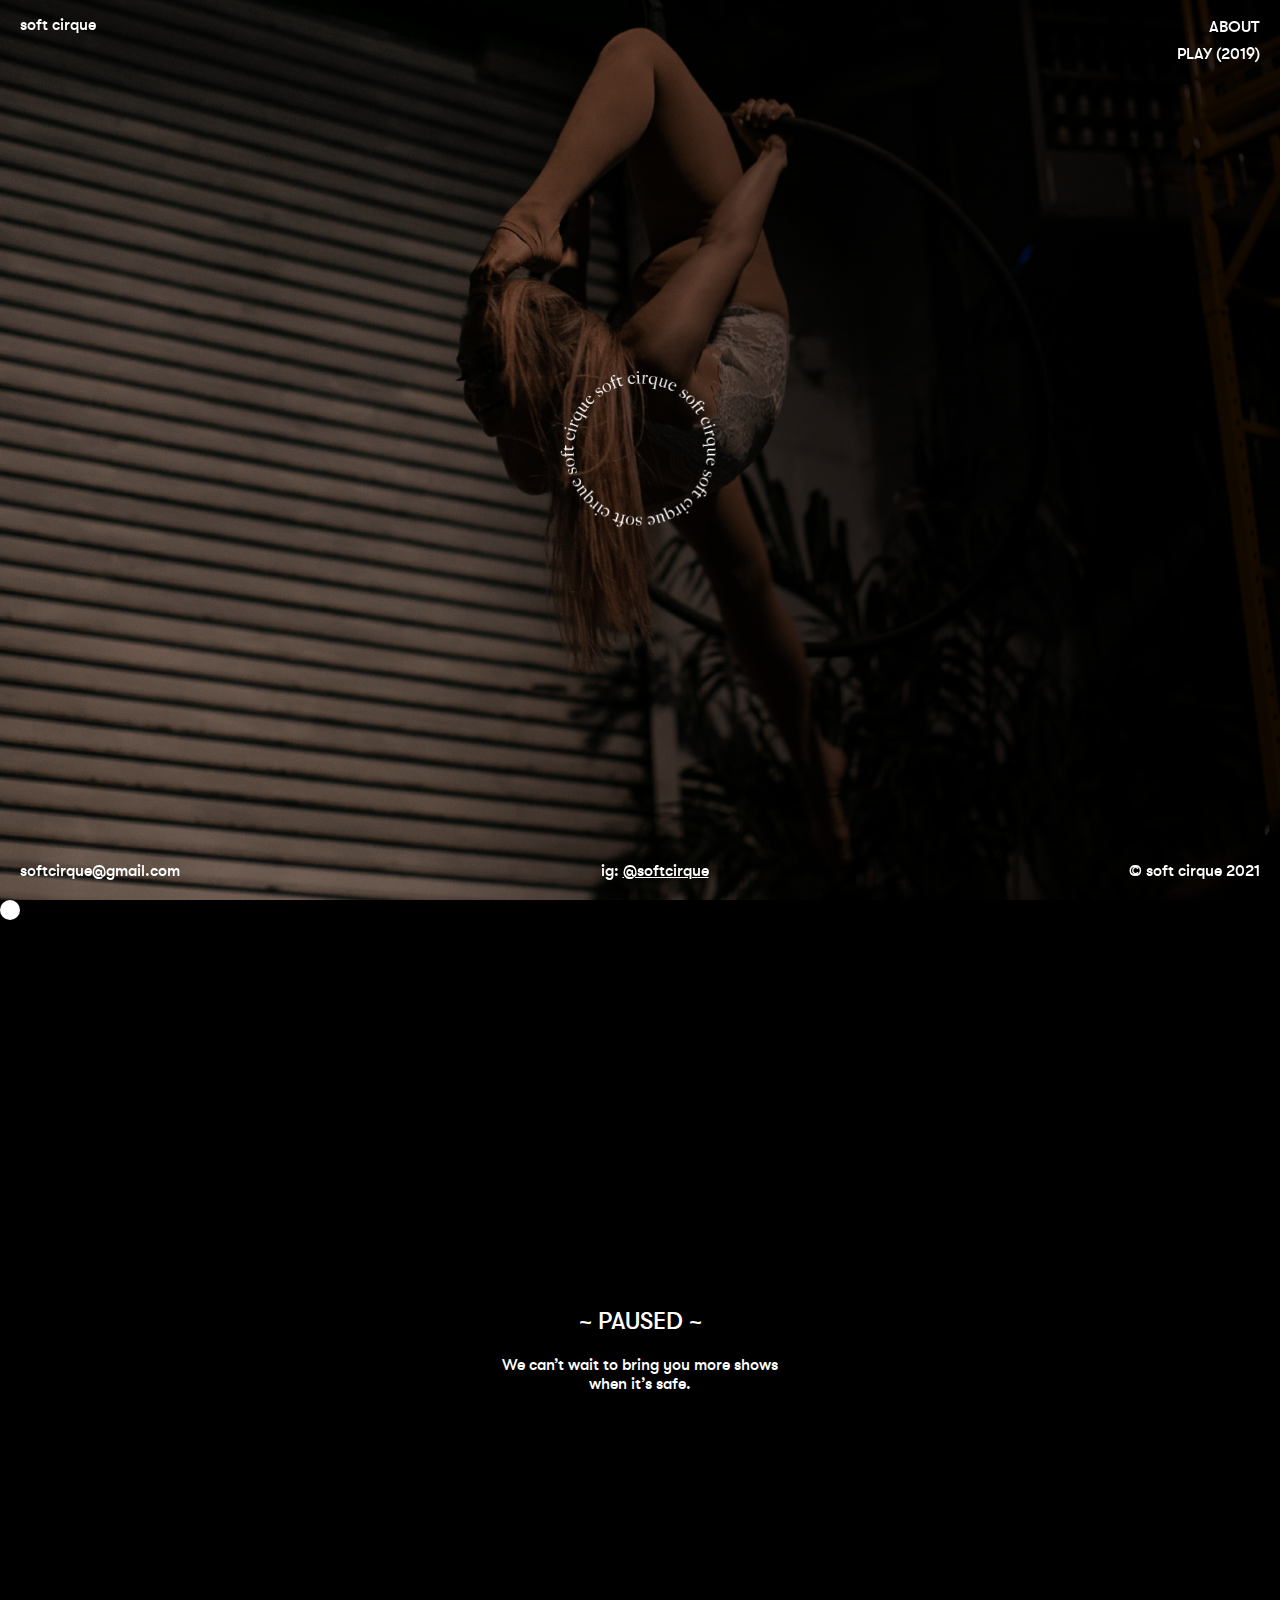
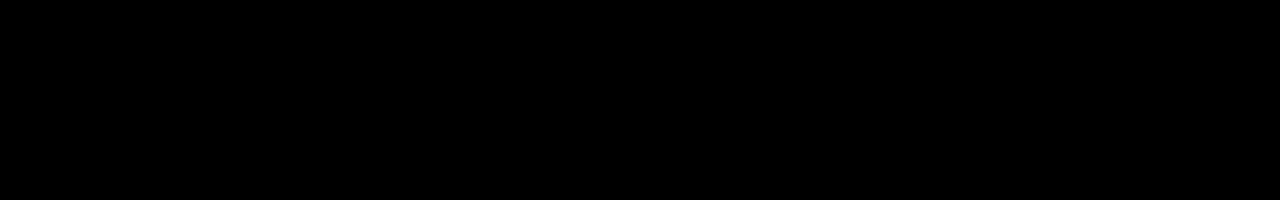
<file: index.html>
<!DOCTYPE html>
<html>

  <head>
    <meta charset="UTF-8">
    <meta name="viewport" content="width=device-width, initial-scale=1.0">    <title>soft cirque</title>
    <link href="stylesheets/main.css" rel="stylesheet" type="text/css">
    <link href="stylesheets/pointer.css" rel="stylesheet">
    <script src="libraries/jquery/jquery.js"></script>

  <link rel="shortcut icon" href="assets/favicon-50.png" type="image/x-icon">
  </head>

  <body>
<!-- Main page -->
<!-- bg images -->
<div class="img-container" data-slideshow>
  <img src="assets/images/soft-08.png">
  <img src="assets/images/soft-09.png">
  <img src="assets/images/soft-10.png">
  <img src="assets/images/soft-11.png">
  <img src="assets/images/soft-12.png">
  <img src="assets/images/soft-13.png">
  <img src="assets/images/soft-14.png">
  <img src="assets/images/soft-15.png">
</div>
 
<img src="assets/images/gradient.png" alt="" id="gradient">

<div class="main">
<div class="header">
        <div class="name">
          <h1><a href="">soft cirque</a></h1>
        </div>

        <div class="menu">
          <h2 id="about" class="inactive"><a>ABOUT</a></h2>
          <img src="assets/close.png" alt="" id="img1">
            <p id="aboutp">Soft cirque is a platform for experimenting with circus performances. Born <u><a href="https://www.instagram.com/softsurplus/" id="" target="_blank">@softsurplus</a></u> in Brooklyn, NY.</p>

          <h2 id="play" class="inactive"><a>PLAY (2019)</a></h2>
          <img src="assets/close.png" alt="" id="img2">
          <p id="playp">
            In PLAY, the inagural soft cirque production, aerialists and musicians are brought together in a part rehearsed, part improvisation-based production. The aerialists, relying heavily on trained control as the basis of their ability to safely execute tricks, are each asked to prepare ~4 minutes of movement. The musicians are asked to play freely in response to their environment. On the evening of the show, aerialists and musicians combine their practices for the first time. Robbing the aerialists of song choice, usually a strong guiding force in the development of an act, imposes elements of both uncertainty and freedom. Each performer must fill the void left in the absence of the traditional choreographic driver. Spontaneity becomes imperative.<br><br>
            
            Aerialists: Laurie Bloom, Sara Odze, Paulina Vilkkavaara, Aerial Mermaid, Sofya Shuster, Rachel Hjerpe, Astral Aerial, Lin Lin Feng, and Sandra Atakora. Music: Andreas Toftemark, Eric Zolan, and Marcelo Bonifato. Produced by <u><a href="https://www.linaerial.com" id="" target="_blank">Lin Lin Feng</a></u> and <u><a href="https://sandraatakora.com" id="" target="_blank">Sandra Atakora</a></u>. Photos by <u><a href="https://www.instagram.com/graceparsonsphoto/" id="" target="_blank">@graceparsonsphoto</a></u>.<br><br>

            PLAY was first performed on November 23rd, 2019 at <u><a href="https://www.instagram.com/softsurplus/" id="" target="_blank">Soft Surplus</a></u> in Brooklyn, New York.
            </p>


        </div>
</div>

<img id="softcirque" src="assets/softcirque.png" alt="">
<img class="softcirque" src="assets/softcirque.png" alt="">

    <footer>
      <div class="contact">
        <h2>softcirque@gmail.com</h2>
        <h2>ig: <a href="https://www.instagram.com/softcirque/" id="" target="_blank"><u>@softcirque</u></a></h2>
        <h2 class="copyright">© soft cirque 2021</h2>
      </div>
    </footer>
</div>

<!-- paused parallax -->
<wrapper class="paused">
<h3>~ PAUSED ~</h3>
<h2>We can’t wait to bring you more shows when it’s safe.</h2>
</wrapper>


<!-- mobile text -->
<wrapper class="mobile">
  <h2>ABOUT</h2>
          <p>Soft cirque is a platform for experimenting with circus performances. Born <u><a href="https://www.instagram.com/softsurplus/" id="" target="_blank">@softsurplus</a></u> in Brooklyn, NY.</p>
  
          <h2>PLAY (2019)</h2>
          <p id="playp">
            In PLAY, the inagural soft cirque production, aerialists and musicians are brought together in a part rehearsed, part improvisation-based production. The aerialists, relying heavily on trained control as the basis of their ability to safely execute tricks, are each asked to prepare ~4 minutes of movement. The musicians are asked to play freely in response to their environment. On the evening of the show, aerialists and musicians combine their practices for the first time. Robbing the aerialists of song choice, usually a strong guiding force in the development of an act, imposes elements of both uncertainty and freedom. Each performer must fill the void left in the absence of the traditional choreographic driver. Spontaneity becomes imperative.<br><br>
            
            Aerialists: Laurie Bloom, Sara Odze, Paulina Vilkkavaara, Aerial Mermaid, Sofya Shuster, Rachel Hjerpe, Astral Aerial, Lin Lin Feng, and Sandra Atakora. Music: Andreas Toftemark, Eric Zolan, and Marcelo Bonifato. Produced by <u><a href="https://www.linaerial.com" id="" target="_blank">Lin Lin Feng</a></u> and <u><a href="https://sandraatakora.com" id="" target="_blank">Sandra Atakora</a></u>. Photos by <u><a href="https://www.instagram.com/graceparsonsphoto/" id="" target="_blank">@graceparsonsphoto</a></u>.<br><br>

            PLAY was first performed on November 23rd, 2019 at <u><a href="https://www.instagram.com/softsurplus/" id="" target="_blank">Soft Surplus</a></u> in Brooklyn, New York.
            </p>
  </wrapper>

  </body>
  <!-- custom cursor -->
  <div class="pointer" id="pointer-dot"></div>
  <script src="scripts/pointer.js"></script>

</html>
</file>
<file: stylesheets/main.css>
@font-face {
  font-family: 'gt_walsheim_promedium';
  src: url('../assets/fonts/gtwalsheimpro-medium-webfont.woff2') format('woff2'),
       url('../assets/fonts/gtwalsheimpro-medium-webfont.woff') format('woff');
  font-weight: normal;
  font-style: normal;

}

@font-face {
  font-family: 'gt_walsheim_probold';
  src: url('../assets/fonts/gtwalsheimpro-bold-webfont.woff2') format('woff2'),
       url('../assets/fonts/gtwalsheimpro-bold-webfont.woff') format('woff');
  font-weight: normal;
  font-style: normal;
}

@font-face {
  font-family: 'gt_walsheim_proregular';
  src: url('../assets/fonts/gtwalsheimpro-regular-webfont.woff2') format('woff2'),
       url('../assets/fonts/gtwalsheimpro-regular-webfont.woff') format('woff');
  font-weight: normal;
  font-style: normal;

}

html {
  /* scroll-behavior: smooth; */
  background-color: #000;
  height: 100%;

}

body {
    margin: 0 auto;
    height: 100%;
}

/* placeholde bg image for slideshow load */
.main {
  background-image: url("../assets/images/soft-08.png");
  background-position: center;
  background-repeat: no-repeat;
  background-size: cover;
  background-attachment: fixed;
  /* height: 100%; */
}

/* image slideshow */

.img-container {
  height: 100%; 

  background-position: center;
  background-repeat: no-repeat;
  background-size: cover;
  background-attachment: fixed;

  position: relative;
}

.img-container img {
  height: 100%;
  left: 0;
  object-fit: cover;
  object-position: center;
  opacity: 0;
  position: fixed;
  top: 0;
  width: 100%;
}

.img-container img.next {
  opacity: 1;
  z-index: 1;
}

.img-container img.prev {
  opacity: 1;
  z-index: 2;
}

.img-container img.fade-out {
  opacity: 0;
  transition: visibility 0s 1s, opacity 1s linear;
  visibility: hidden;
}

#gradient {
  position: fixed;
  z-index: 3;
  top: 0px;
  right: 0px;
  -webkit-animation: fadein 2s ; /* Safari, Chrome and Opera > 12.1 */
  -moz-animation: fadein 2s; /* Firefox < 16 */
   -ms-animation: fadein 2s; /* Internet Explorer */
    -o-animation: fadein 2s; /* Opera < 12.1 */
       animation: fadein 2s;
}

/* main text and animation */

h1, h2, h3 {
  color: #fff;
  font-family: 'gt_walsheim_promedium', sans-serif;
  font-size: 1em;
  font-weight: 90;
  margin: 0;
  padding-left: 20px;
  padding-right: 20px;
  padding-bottom: 3px;

  -webkit-animation: fadein 2s ; /* Safari, Chrome and Opera > 12.1 */
  -moz-animation: fadein 2s; /* Firefox < 16 */
   -ms-animation: fadein 2s; /* Internet Explorer */
    -o-animation: fadein 2s; /* Opera < 12.1 */
       animation: fadein 2s;
}

.header {
  display: flex;
  justify-content: space-between;
  top: 15px;
  padding-bottom: 40px;
  position: fixed;
  width: 100%;

  z-index: 3;
}

#softcirque {
  position: fixed;
  width: 200px;
  height: 200px;
  /* Center vertically and horizontally */
  top: 50%;
  left: 50%;
  margin: -100px 0 0 -100px;

display: none;

  -webkit-animation: fadein 2s ; /* Safari, Chrome and Opera > 12.1 */
  -moz-animation: fadein 2s; /* Firefox < 16 */
   -ms-animation: fadein 2s; /* Internet Explorer */
    -o-animation: fadein 2s; /* Opera < 12.1 */
       animation: fadein 2s;

  animation-name: spin;
  animation-duration: 15000ms;
  animation-iteration-count: infinite;
  animation-timing-function: linear; 

  z-index: 2;
}

.softcirque {
  position: fixed;
  width: 200px;
  height: 200px;
  /* Center vertically and horizontally */
  top: 50%;
  left: 50%;
  margin: -100px 0 0 -100px;


  -webkit-animation: fadein 2s ; /* Safari, Chrome and Opera > 12.1 */
  -moz-animation: fadein 2s; /* Firefox < 16 */
   -ms-animation: fadein 2s; /* Internet Explorer */
    -o-animation: fadein 2s; /* Opera < 12.1 */
       animation: fadein 2s;

  animation-name: spin;
  animation-duration: 15000ms;
  animation-iteration-count: infinite;
  animation-timing-function: linear; 

  z-index: 3;
}

footer {
  position: fixed;
  width: 100%;
  bottom: 0px;
  
  z-index: 3;
}

.contact h2 {
  color: #fff;
  font-family: 'gt_walsheim_promedium', sans-serif;
  font-size: 1em;
  font-weight: 90;
  margin: 0;
  padding-top: 0;
  padding-bottom: 20px;
}

.contact {
  display: flex;
  justify-content: space-between;
}

/* spin animation */

@keyframes spin {
  from {
      transform:rotate(0deg);
  }
  to {
      transform:rotate(360deg);
  }
}

/* fadein animation */

@keyframes fadein {
  0% {
    /* transform: translateX(-10px); */
    opacity: 0;
  }
  100% {
    /* transform: translateX(0); */
    opacity: 1;
  }
}

/* Firefox < 16 */
@-moz-keyframes fadein {
  from { opacity: 0; }
  to   { opacity: 1; }
}

/* Safari, Chrome and Opera > 12.1 */
@-webkit-keyframes fadein {
  from { opacity: 0; }
  to   { opacity: 1; }
}

/* Internet Explorer */
@-ms-keyframes fadein {
  /* from {  }
  to   {  } */
  0% {
    opacity: 0;
  }
  100% {
    opacity: 1;
  }
}

/* menu formatting */

p {
  /* width: 100%; */
  color: #b1b1b1;
  /* padding-left: 50px; */
  padding-right: 20px;
  line-height: 1.5em;
  font-family: 'gt_walsheim_proregular', sans-serif;
  font-size: .9em;
  font-weight: 0.1;
  margin: 0;
  
  padding-bottom: 30px;
  text-align: left;

  opacity: 0;

  -webkit-animation: fadein 2s ; /* Safari, Chrome and Opera > 12.1 */
  -moz-animation: fadein 2s; /* Firefox < 16 */
   -ms-animation: fadein 2s; /* Internet Explorer */
    -o-animation: fadein 2s; /* Opera < 12.1 */
       animation: fadein 2s;
  

 
  transform: translateX(0);
  transition: transform 1s;

  display:none;
      
}


.menu {
  text-align: right;
  width: 400px;
  
}

.menu h2 {
  line-height: 1.5em;
  padding-left: 0;
}

.menu img {
  opacity: 0;

  width: 20px;
  position: absolute;
  right: 20px;

   -webkit-animation: fadein 2s ; /* Safari, Chrome and Opera > 12.1 */
  -moz-animation: fadein 2s; /* Firefox < 16 */
   -ms-animation: fadein 2s; /* Internet Explorer */
    -o-animation: fadein 2s; /* Opera < 12.1 */
       animation: fadein 2s;

       display:none;
}

.menu img:nth-of-type(1) {
  top: 0;
}

.menu img:nth-of-type(2) {
  top: 28px;
}

.inactive{
    transform: translateX(0);
    transition: transform 1s;
}

.active {
  /* text-align: left; */
  transform: translateX(-329px);
  transition: transform 1s;
  display:block;
  padding-left: 20px;
}

.active1 {
  /* text-align: left; */
  transform: translateX(-297px);
  transition: transform 1s;
  display:block;
  padding-left: 20px;
}

.hidden {
  opacity: 1;
  display:block;
  -webkit-animation: fadein 2s ; /* Safari, Chrome and Opera > 12.1 */
  -moz-animation: fadein 2s; /* Firefox < 16 */
   -ms-animation: fadein 2s; /* Internet Explorer */
    -o-animation: fadein 2s; /* Opera < 12.1 */
       animation: fadein 2s;
  
}




/* arrow to x animation */


/* paused parallax */

wrapper.paused {
  width: 100%;
  height: 100vh;
  display: flex;
  justify-content: center;
  flex-direction: column;
  position: absolute;
  background-color: black;
  z-index: 3;
}

.paused h2{
  align-self: center;
  padding-bottom: 100px;
  text-align: center; 
  max-width: 300px;
}


h3 {
  font-size: 1.5em;
  padding-top: 100px;
  text-align: center;
  padding-bottom: 20px;
}

/* link styles */

a, a:link {
  text-decoration: none;
  color: #fff;
  opacity: 1;
}

h1 a, h1 a:link, h1 a:visited {
  color: #fff;
}

h1 a:hover {
  color: #f2f2f2;
}


a:visited {
  text-decoration: none;
  color:#fff;
}

wrapper.mobile{
display:none;
}


/* TABLET */
@media screen and (max-width: 850px) {

#softcirque, .softcirque, #pointer-dot, #gradient, wrapper.paused, .menu, .copyright {
    display: none;
    z-index: -1;
  }
  
  .header {
    display: block;
    /* justify-content: space-between; */
    top: 15px;
    padding-bottom: 40px;
    /* position: fixed; */
    width: 100%;
  
    z-index: 3;
  }

  .contact {
    text-align: left;
    padding-top: 30px;
    padding-bottom: 30px;
    display: block;
  }

  wrapper.mobile{
    width: 100%;
  /* min-height: 900px; */
  display: block;
  /* justify-content: center;
  flex-direction: column; */
  position: absolute;
  background-color: black;
  z-index: 3;
  }

  wrapper.mobile h2 {
    padding-top: 20px;
    padding-bottom: 10px;
  }

  footer {
    bottom: 30px;
  }

  p {
    display:block;
    opacity: 1;
    padding-left: 20px;
    padding-right: 10px;
  }

}
</file>
<file: stylesheets/pointer.css>
/* cursor color */

#pointer-dot {
    position: fixed;
    width: 20px;
    height: 20px;
    border-radius: 50%;
    background-color: white;
    pointer-events: none;
    mix-blend-mode: difference;
    z-index: 99;

    transition: transform 0.2s;
    -webkit-transition: -webkit-transform 0.2s;
}


html {
    cursor: none !important;
}

a {
    cursor: none !important;
}
</file>
